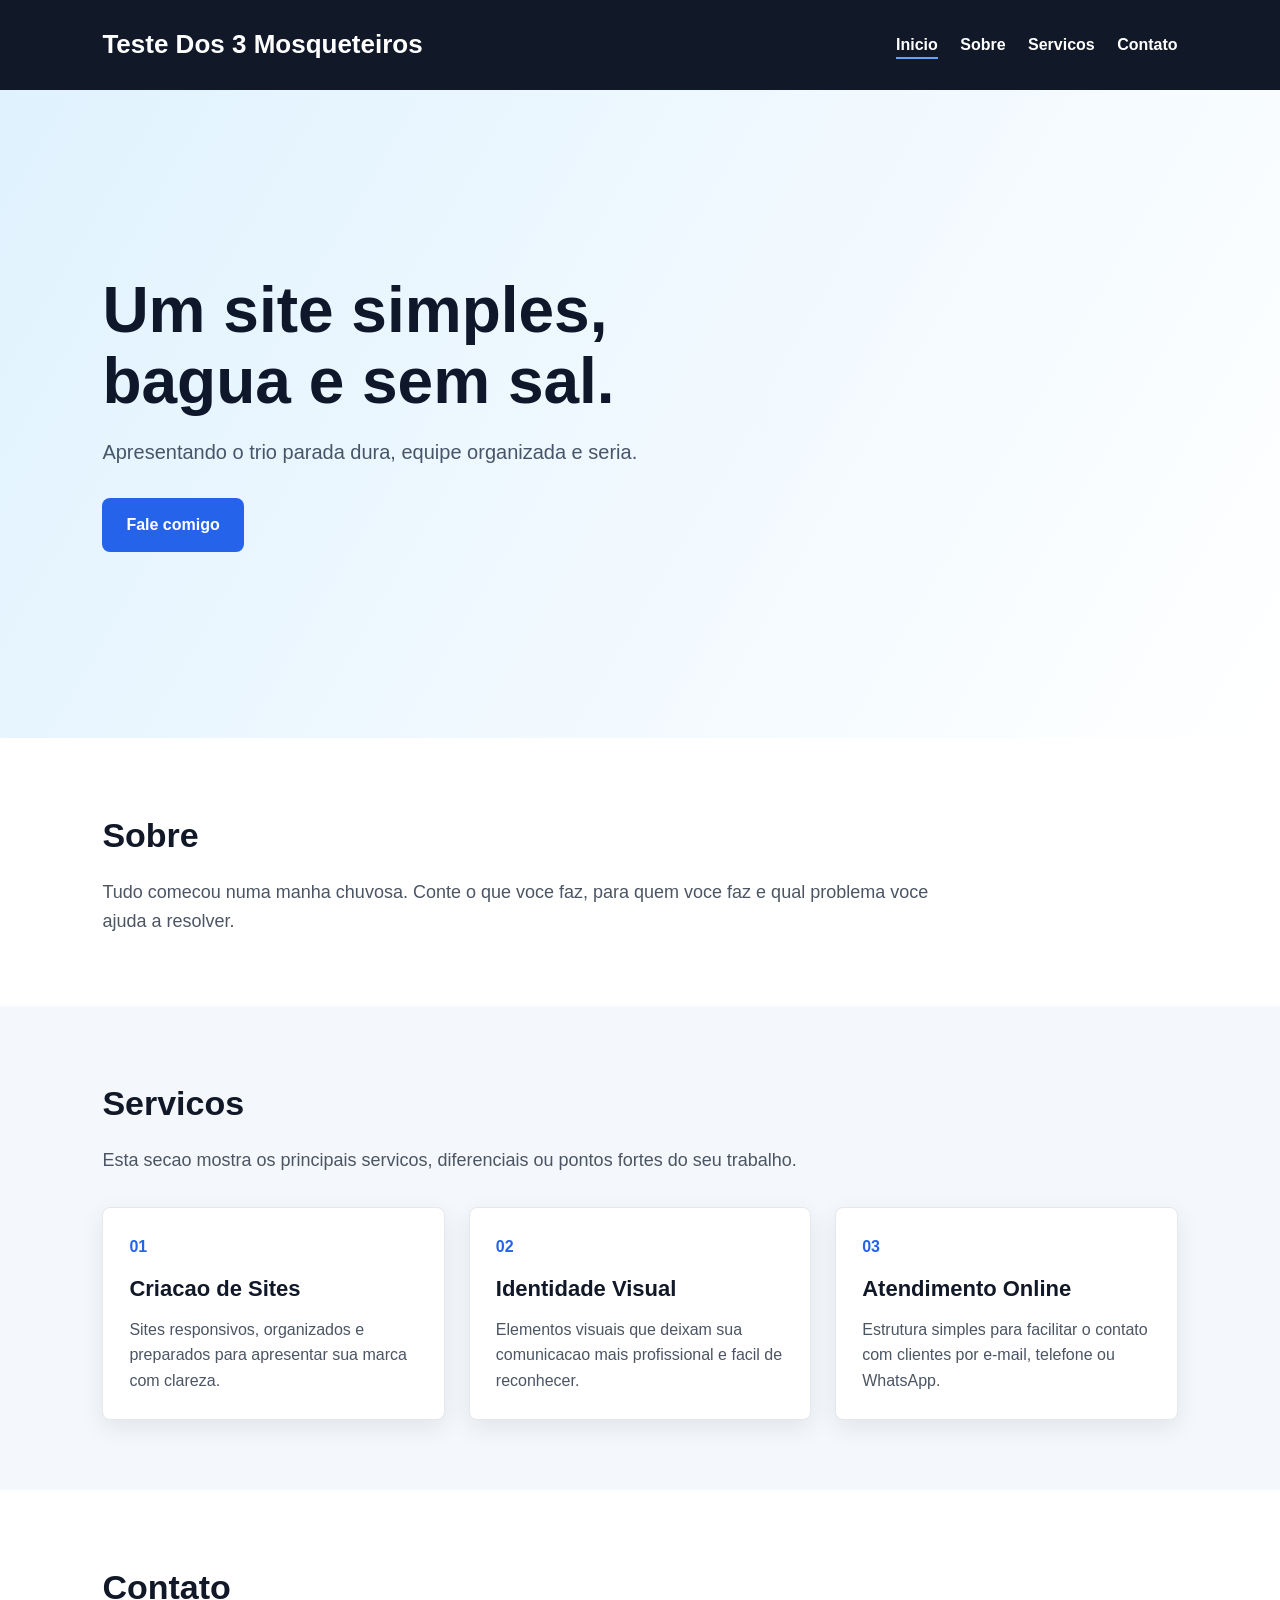
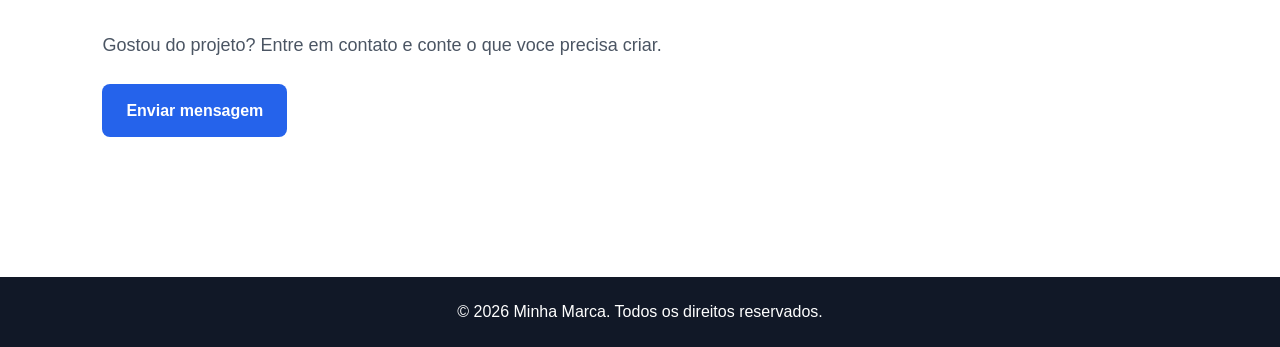
<file: Site_TesteGit.html.html>
﻿<!DOCTYPE html>
<html lang="pt-BR">
<head>
  <meta charset="UTF-8">
  <meta name="viewport" content="width=device-width, initial-scale=1.0">
  <title>Meu Site</title>
  <link rel="stylesheet" href="style.css">
  <script src="script.js" defer></script>
</head>
<body>
  <header>
    <h1>Teste Dos 3 Mosqueteiros</h1>
    <nav aria-label="Navegacao principal">
      <a href="#inicio">Inicio</a>
      <a href="#sobre">Sobre</a>
      <a href="#servicos">Servicos</a>
      <a href="#contato">Contato</a>
    </nav>
  </header>

  <main>
    <section class="inicio" id="inicio">
      <div class="inicio-conteudo">
        <h2>Um site simples, bagua e sem sal.</h2>
        <p>Apresentando o trio parada dura, equipe organizada e seria.</p>
        <a class="botao" href="#contato">Fale comigo</a>
      </div>
    </section>

    <section class="sobre" id="sobre">
      <h2>Sobre</h2>
      <p>
        Tudo comecou numa manha chuvosa.
        Conte o que voce faz, para quem voce faz e qual problema voce ajuda a resolver.
      </p>
    </section>

    <section class="servicos" id="servicos">
      <h2>Servicos</h2>
      <p class="servicos-intro">
        Esta secao mostra os principais servicos, diferenciais ou pontos fortes do seu trabalho.
      </p>

      <div class="cards">
        <article class="card" tabindex="0">
          <span>01</span>
          <h3>Criacao de Sites</h3>
          <p>Sites responsivos, organizados e preparados para apresentar sua marca com clareza.</p>
        </article>

        <article class="card" tabindex="0">
          <span>02</span>
          <h3>Identidade Visual</h3>
          <p>Elementos visuais que deixam sua comunicacao mais profissional e facil de reconhecer.</p>
        </article>

        <article class="card" tabindex="0">
          <span>03</span>
          <h3>Atendimento Online</h3>
          <p>Estrutura simples para facilitar o contato com clientes por e-mail, telefone ou WhatsApp.</p>
        </article>
      </div>
    </section>

    <section class="contato" id="contato">
      <h2>Contato</h2>
      <p>Gostou do projeto? Entre em contato e conte o que voce precisa criar.</p>
      <a class="botao" id="botao-contato" href="mailto:contato@email.com">Enviar mensagem</a>
      <p class="mensagem-status" id="mensagem-status" aria-live="polite"></p>
    </section>
  </main>

  <footer>
    <p>&copy; <span id="ano-atual">2026</span> Minha Marca. Todos os direitos reservados.</p>
  </footer>
</body>
</html>
</file>
<file: style.css>
﻿* {
  box-sizing: border-box;
  margin: 0;
  padding: 0;
}

html {
  scroll-behavior: smooth;
}

body {
  font-family: Arial, sans-serif;
  background: #f4f7fb;
  color: #1f2937;
  line-height: 1.6;
}

header {
  background: #111827;
  color: #ffffff;
  padding: 24px 8%;
  display: flex;
  justify-content: space-between;
  align-items: center;
  gap: 20px;
  flex-wrap: wrap;
  position: sticky;
  top: 0;
  z-index: 10;
}

header h1 {
  font-size: 26px;
}

nav a {
  color: #ffffff;
  text-decoration: none;
  margin-left: 18px;
  font-weight: bold;
  border-bottom: 2px solid transparent;
  padding-bottom: 4px;
}

nav a.ativo,
nav a:hover {
  border-color: #60a5fa;
}

.inicio {
  min-height: 72vh;
  padding: 80px 8%;
  display: flex;
  align-items: center;
  background: linear-gradient(120deg, #e0f2fe, #ffffff);
}

.inicio-conteudo {
  max-width: 680px;
}

.inicio h2 {
  font-size: clamp(36px, 6vw, 64px);
  line-height: 1.1;
  margin-bottom: 20px;
  color: #0f172a;
}

.inicio p {
  font-size: 20px;
  margin-bottom: 30px;
  color: #475569;
}

.botao {
  display: inline-block;
  background: #2563eb;
  color: #ffffff;
  padding: 14px 24px;
  border-radius: 8px;
  text-decoration: none;
  font-weight: bold;
  transition: transform 0.2s ease, background 0.2s ease;
}

.botao:hover {
  background: #1d4ed8;
  transform: translateY(-2px);
}

.sobre {
  padding: 70px 8%;
  background: #ffffff;
}

.sobre h2,
.servicos h2,
.contato h2 {
  font-size: 34px;
  margin-bottom: 16px;
  color: #111827;
}

.sobre p {
  max-width: 850px;
  color: #4b5563;
  font-size: 18px;
}

.servicos {
  padding: 70px 8%;
  background: #f4f7fb;
}

.servicos-intro {
  max-width: 760px;
  margin-bottom: 32px;
  color: #4b5563;
  font-size: 18px;
}

.cards {
  display: grid;
  grid-template-columns: repeat(auto-fit, minmax(240px, 1fr));
  gap: 24px;
}

.card {
  background: #ffffff;
  border: 1px solid #e5e7eb;
  border-radius: 8px;
  padding: 26px;
  box-shadow: 0 8px 24px rgba(15, 23, 42, 0.08);
  transition: transform 0.2s ease, box-shadow 0.2s ease;
}

.card:hover,
.card:focus,
.card.destacado {
  outline: none;
  transform: translateY(-6px);
  box-shadow: 0 14px 32px rgba(15, 23, 42, 0.14);
}

.card span {
  display: inline-block;
  margin-bottom: 12px;
  color: #2563eb;
  font-weight: bold;
}

.card h3 {
  margin-bottom: 10px;
  color: #111827;
  font-size: 22px;
}

.card p {
  color: #4b5563;
}

.contato {
  padding: 70px 8%;
  background: #ffffff;
}

.contato p {
  max-width: 720px;
  margin-bottom: 24px;
  color: #4b5563;
  font-size: 18px;
}

.mensagem-status {
  min-height: 28px;
  margin-top: 18px;
  color: #166534;
  font-weight: bold;
}

footer {
  background: #111827;
  color: #ffffff;
  text-align: center;
  padding: 22px 8%;
}

@media (max-width: 640px) {
  header {
    align-items: flex-start;
  }

  nav a {
    display: inline-block;
    margin: 6px 12px 0 0;
  }

  .inicio,
  .sobre,
  .servicos,
  .contato {
    padding-left: 6%;
    padding-right: 6%;
  }
}
</file>
